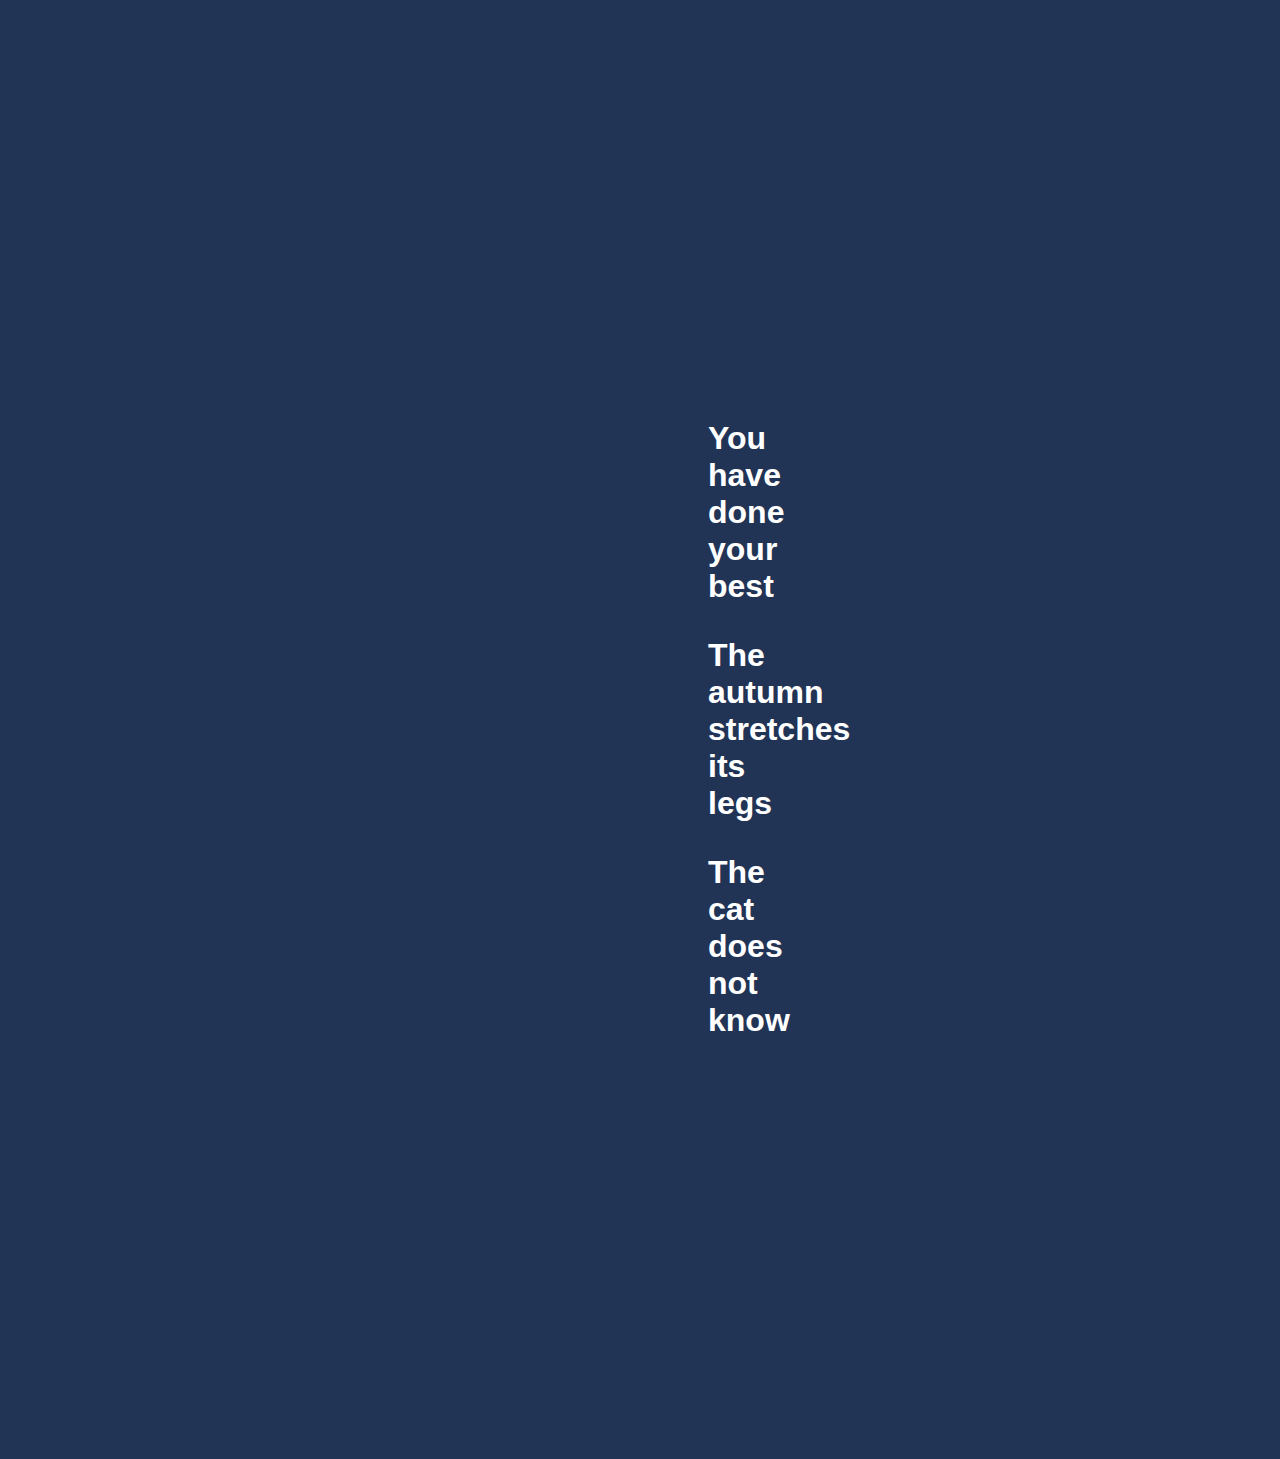
<file: Activities/haiku generator/index.html>
<!DOCTYPE html>
<html>
  <head>
    <meta charset="utf-8">
    <meta name="viewport" width=device-width, initial-scale=1.0, maximum-scale=1.0, user-scalable=0>

    <title>Haiku Generator!</title>

    <!-- CSS stylesheet(s) -->
    <link rel="stylesheet" type="text/css" href="css/style.css" />

    <!-- Library script(s) go here -->
  </head>

  <body>
    <section id = "haiku">
      <p id = "line-1"></p>
      <p id = "line-2"></p>
      <p id = "line-3"></p>
    </section>

    <!-- My script(s) -->
    <script src="js/script.js"></script>
  </body>

</html>
</file>
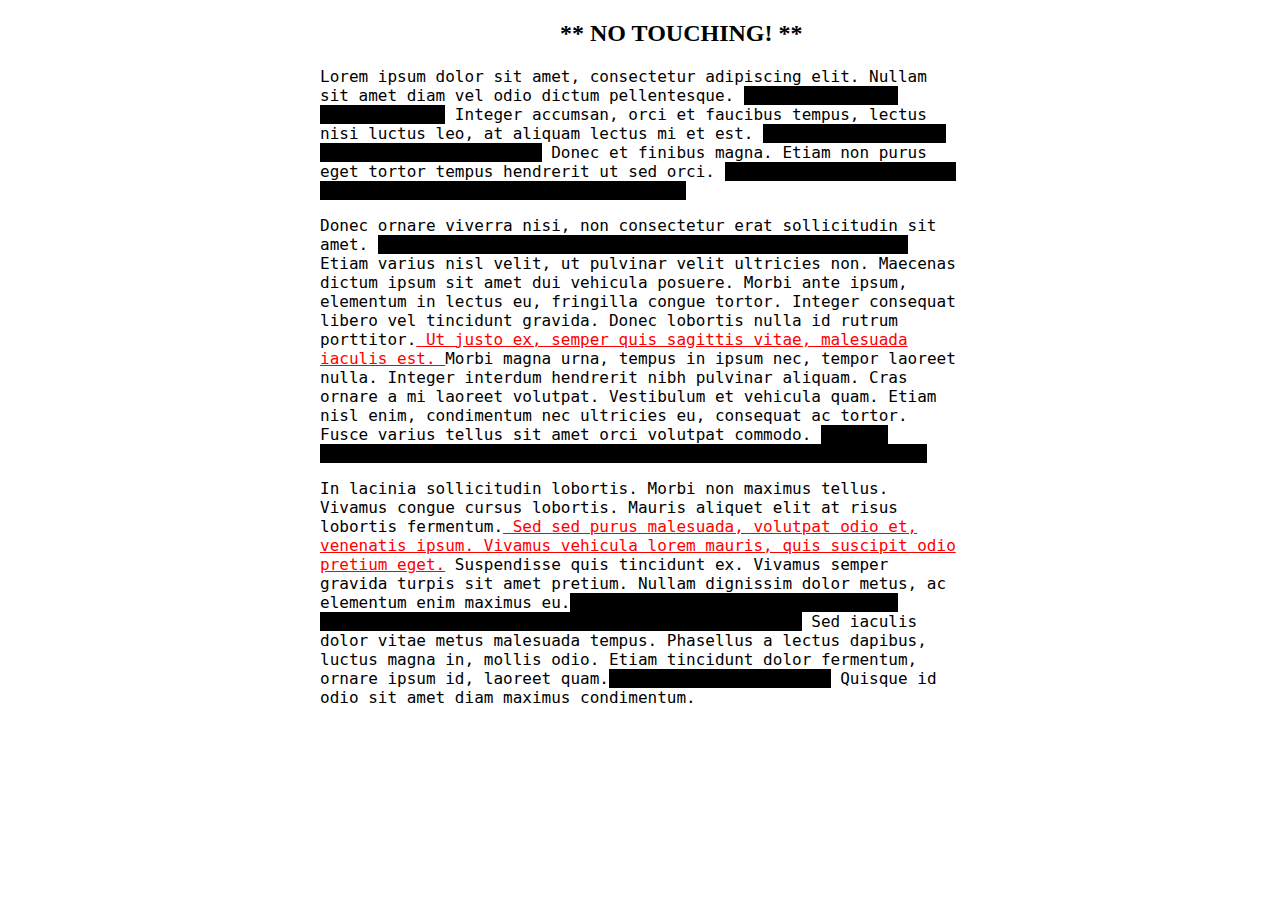
<file: Activities/raving-redactionist/index.html>
<!DOCTYPE html>
<html>
  <head>
    <meta charset="utf-8">
    <meta name="viewport" width=device-width, initial-scale=1.0, maximum-scale=1.0, user-scalable=0>

    <title>Raving Redactionist Plus Plus</title>

    <!-- CSS stylesheet(s) -->
    <link rel="stylesheet" type="text/css" href="css/style.css" />

    <script src="https://code.jquery.com/jquery-3.6.0.min.js" integrity="sha256-/xUj+3OJU5yExlq6GSYGSHk7tPXikynS7ogEvDej/m4=" crossorigin="anonymous"></script><!-- Library script(s) go here -->
  </head>

  <body>

<section id="secret-document">
<h2> ** NO TOUCHING! ** </h2>
<p>
  Lorem ipsum dolor sit amet, consectetur adipiscing elit. Nullam sit amet diam vel odio dictum pellentesque.
  <span class="top-secret redacted">Nunc consectetur rutrum porta.</span> Integer accumsan, orci et faucibus tempus, lectus nisi luctus leo, at aliquam
  lectus mi et est. <span class="top-secret redacted">Ut euismod arcu sit amet volutpat eleifend.</span> Donec et finibus magna. Etiam non purus eget tortor
  tempus hendrerit ut sed orci. <span class="top-secret redacted">In tellus nulla, egestas sit amet tempor a, tristique non nisl.</span>
</p>

<p>
  Donec ornare viverra nisi, non consectetur erat sollicitudin sit amet. <span class="top-secret redacted">Nam id lacus in turpis varius fringilla nec
  quis dolor.</span> Etiam varius nisl velit, ut pulvinar velit ultricies non. Maecenas dictum ipsum sit amet dui vehicula
  posuere. Morbi ante ipsum, elementum in lectus eu, fringilla congue tortor. Integer consequat libero vel tincidunt
  gravida. Donec lobortis nulla id rutrum porttitor.<span class="top-secret redacted"> Ut justo ex, semper quis sagittis vitae, malesuada iaculis est. </span>
  Morbi magna urna, tempus in ipsum nec, tempor laoreet nulla. Integer interdum hendrerit nibh pulvinar aliquam.
  Cras ornare a mi laoreet volutpat. Vestibulum et vehicula quam. Etiam nisl enim, condimentum nec ultricies eu,
  consequat ac tortor. Fusce varius tellus sit amet orci volutpat commodo. <span class="top-secret redacted">Integer pharetra purus non ipsum interdum, at imperdiet libero rhoncus. </span>
</p>

<p>
  In lacinia sollicitudin lobortis. Morbi non maximus tellus. Vivamus congue cursus lobortis.
  Mauris aliquet elit at risus lobortis fermentum.<span class="top-secret redacted"> Sed sed purus malesuada, volutpat odio et,
  venenatis ipsum. Vivamus vehicula lorem mauris, quis suscipit odio pretium eget.</span> Suspendisse
  quis tincidunt ex. Vivamus semper gravida turpis sit amet pretium. Nullam dignissim dolor metus,
  ac elementum enim maximus eu.<span class="top-secret redacted"> Pellentesque sodales non ipsum at dapibus. Ut et fringilla libero,
  at vulputate sem.</span> Sed iaculis dolor vitae metus malesuada tempus. Phasellus a lectus dapibus, luctus
  magna in, mollis odio. Etiam tincidunt dolor fermentum, ornare ipsum id, laoreet quam.<span class="top-secret redacted"> Aliquam erat
  volutpat.</span> Quisque id odio sit amet diam maximus condimentum.
</p>

</section>
    <!-- My script(s) -->
    <script src="js/script.js"></script>
  </body>

</html>
</file>
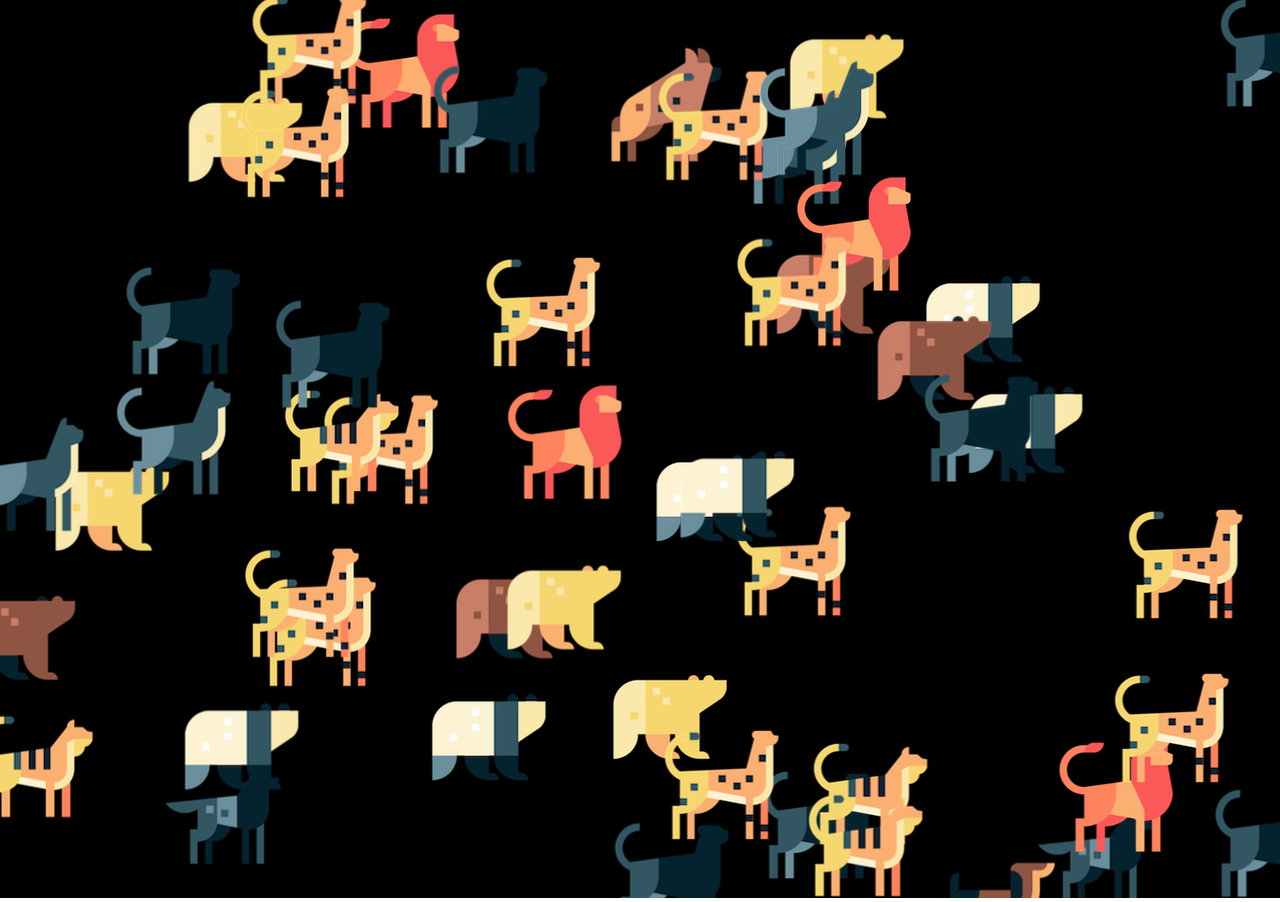
<file: Activities/Sausage Dog/index.html>
<!DOCTYPE html>
<html>
  <head>
    <meta charset="utf-8">
    <meta name="viewport" width=device-width, initial-scale=1.0, maximum-scale=1.0, user-scalable=0>

    <title>Sausage Dog</title>

    <!-- CSS stylesheet(s) -->
    <link rel="stylesheet" type="text/css" href="css/style.css" />

    <!-- Library script(s) -->
    <script src="js/libraries/p5.min.js"></script>
    <script src="js/libraries/p5.sound.min.js"></script>

    <!-- My script(s) -->
    <script src="js/Animal.js"></script>
    <script src="js/SausageDog.js"></script>
    <script src="js/script.js"></script>
  </head>

  <body>
    <!-- HTML would go here if needed. -->
  </body>

</html>
</file>
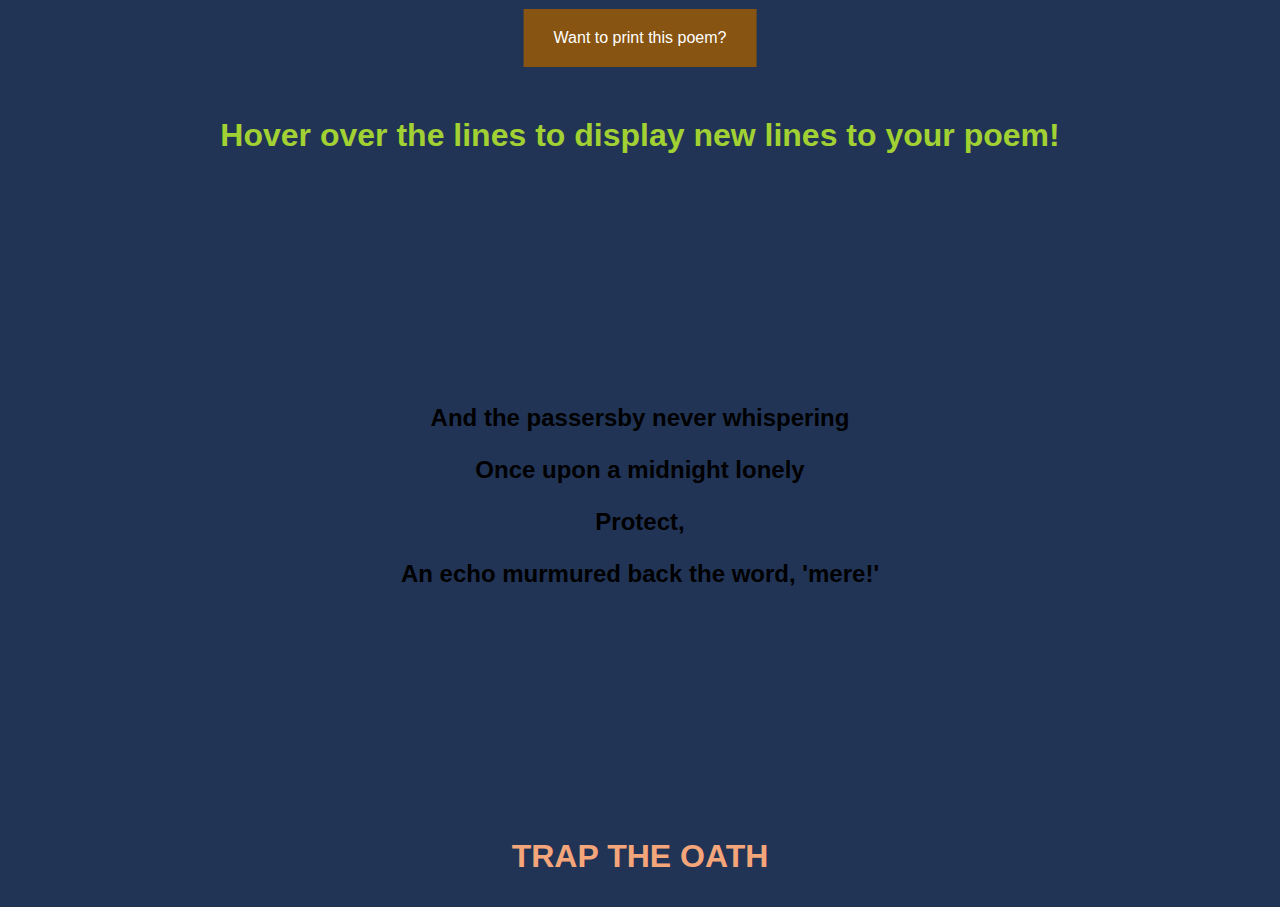
<file: Exercises/haiku generator-plus-plus/index.html>
<!DOCTYPE html>
<html>

<head>
  <meta charset="utf-8">
  <meta name="viewport" width=device-width, initial-scale=1.0, maximum-scale=1.0, user-scalable=0>

  <title>Haiku Generator-plus-plus!</title>

  <!-- CSS stylesheet(s) -->
  <link rel="stylesheet" type="text/css" href="css/style.css" />

  <!-- Library script(s) go here -->
</head>

<body>
  <button onclick="window.print()" id="button"> Want to print this poem? </button>
  <h1> Hover over the lines to display new lines to your poem!
  </h1>
  <section id="haiku">
    <p id="line-1"></p>
    <p id="line-2"></p>
    <p id="oneWord"></p>
    <p id="line-3"></p>
  </section>
  <section id="titleLine">
    <p id="title"></p>
  </section>
  <!-- My script(s) -->
  <script src="js/script.js"></script>
</body>

</html>
</file>
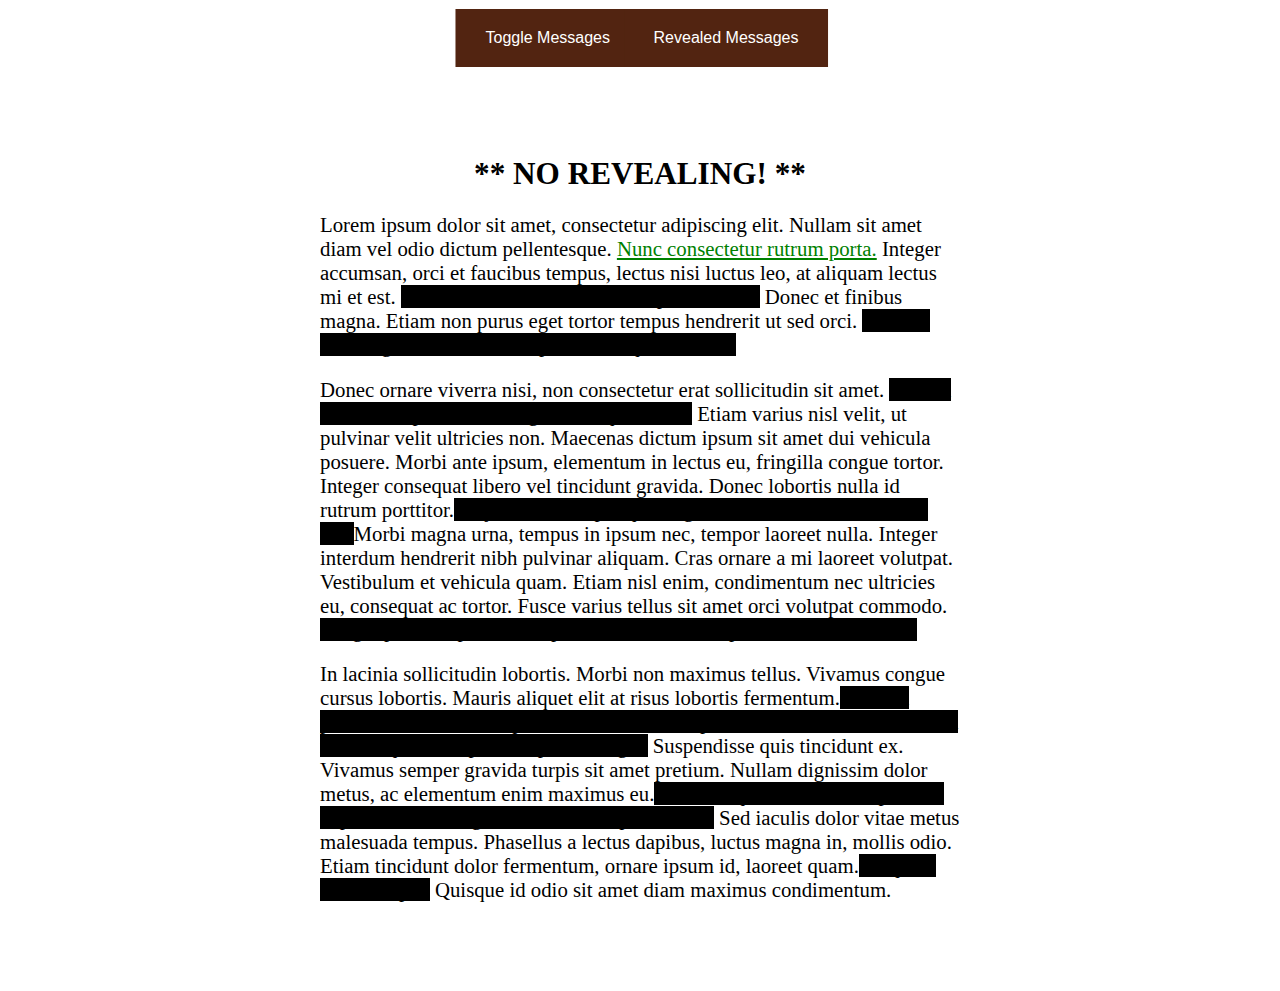
<file: Exercises/raving-redactionist-plus-plus/index.html>
<!DOCTYPE html>
<html>

<head>
  <meta charset="utf-8">
  <meta name="viewport" width=device-width, initial-scale=1.0, maximum-scale=1.0, user-scalable=0>

  <title>Raving Redactionist Plus Plus</title>

  <!-- CSS stylesheet(s) -->
  <link rel="stylesheet" type="text/css" href="css/style.css" />

  <script src="https://code.jquery.com/jquery-3.6.0.min.js" integrity="sha256-/xUj+3OJU5yExlq6GSYGSHk7tPXikynS7ogEvDej/m4=" crossorigin="anonymous"></script><!-- Library script(s) go here -->
</head>

<body>
  <div class="button-group">
  <button id="toggle"> Toggle Messages </button>
  <button id="totalShown"> Revealed Messages </button>
</div>
  <section id="secret-document">
    <h2> ** NO REVEALING! ** </h2>
    <p>
      Lorem ipsum dolor sit amet, consectetur adipiscing elit. Nullam sit amet diam vel odio dictum pellentesque.
      <span class="top-secret redacted">Nunc consectetur rutrum porta.</span> Integer accumsan, orci et faucibus tempus, lectus nisi luctus leo, at aliquam
      lectus mi et est. <span class="top-secret redacted">Ut euismod arcu sit amet volutpat eleifend.</span> Donec et finibus magna. Etiam non purus eget tortor
      tempus hendrerit ut sed orci. <span class="top-secret redacted">In tellus nulla, egestas sit amet tempor a, tristique non nisl.</span>
    </p>

    <p>
      Donec ornare viverra nisi, non consectetur erat sollicitudin sit amet. <span class="top-secret redacted">Nam id lacus in turpis varius fringilla nec
        quis dolor.</span> Etiam varius nisl velit, ut pulvinar velit ultricies non. Maecenas dictum ipsum sit amet dui vehicula
      posuere. Morbi ante ipsum, elementum in lectus eu, fringilla congue tortor. Integer consequat libero vel tincidunt
      gravida. Donec lobortis nulla id rutrum porttitor.<span class="top-secret redacted"> Ut justo ex, semper quis sagittis vitae, malesuada iaculis est. </span>
      Morbi magna urna, tempus in ipsum nec, tempor laoreet nulla. Integer interdum hendrerit nibh pulvinar aliquam.
      Cras ornare a mi laoreet volutpat. Vestibulum et vehicula quam. Etiam nisl enim, condimentum nec ultricies eu,
      consequat ac tortor. Fusce varius tellus sit amet orci volutpat commodo. <span class="top-secret redacted">Integer pharetra purus non ipsum interdum, at imperdiet libero rhoncus. </span>
    </p>

    <p>
      In lacinia sollicitudin lobortis. Morbi non maximus tellus. Vivamus congue cursus lobortis.
      Mauris aliquet elit at risus lobortis fermentum.<span class="top-secret redacted"> Sed sed purus malesuada, volutpat odio et,
        venenatis ipsum. Vivamus vehicula lorem mauris, quis suscipit odio pretium eget.</span> Suspendisse
      quis tincidunt ex. Vivamus semper gravida turpis sit amet pretium. Nullam dignissim dolor metus,
      ac elementum enim maximus eu.<span class="top-secret redacted"> Pellentesque sodales non ipsum at dapibus. Ut et fringilla libero,
        at vulputate sem.</span> Sed iaculis dolor vitae metus malesuada tempus. Phasellus a lectus dapibus, luctus
      magna in, mollis odio. Etiam tincidunt dolor fermentum, ornare ipsum id, laoreet quam.<span class="top-secret redacted"> Aliquam erat
        volutpat.</span> Quisque id odio sit amet diam maximus condimentum.
    </p>

  </section>
  <!-- My script(s) -->
  <script src="js/script.js"></script>
</body>

</html>
</file>
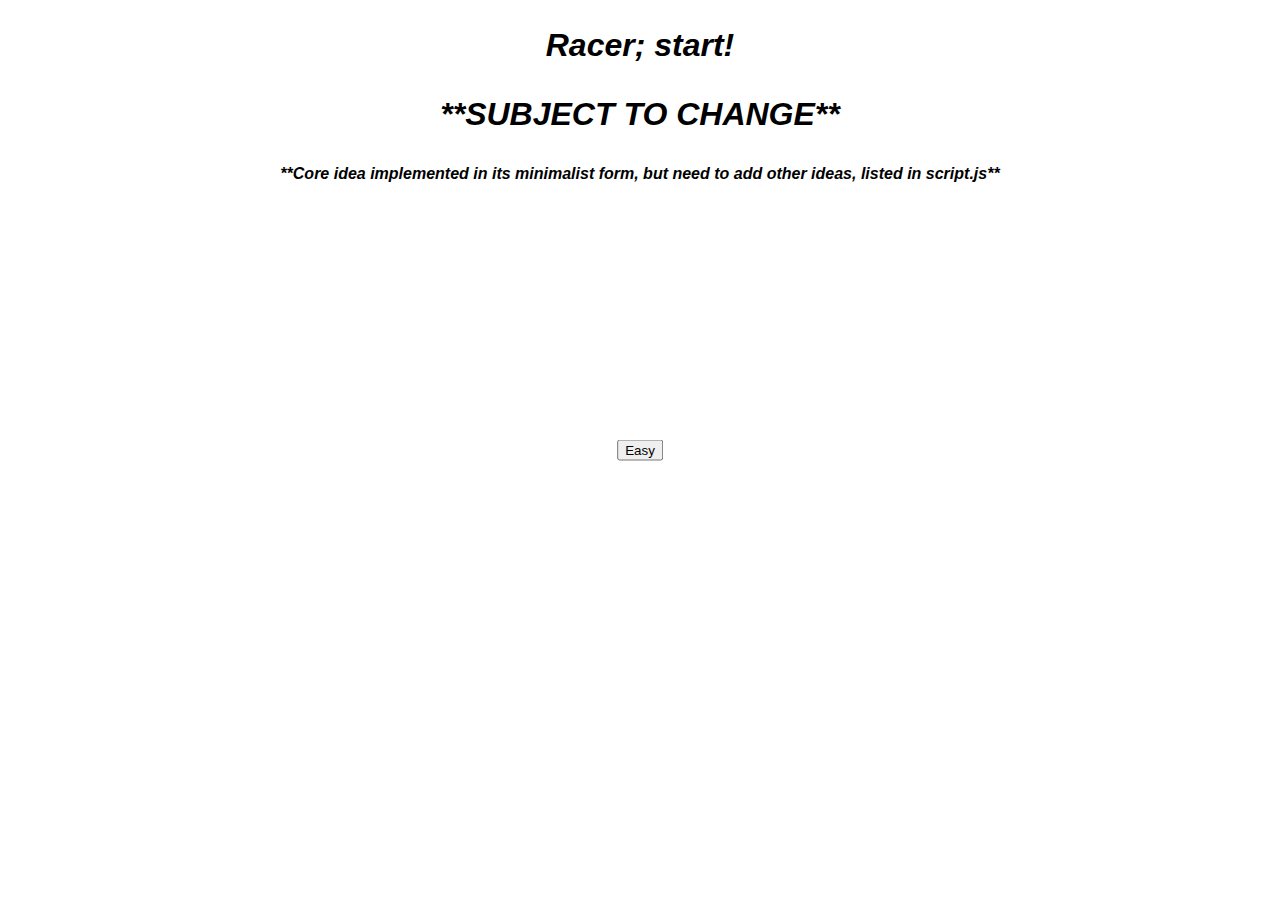
<file: Projects/Project2/prototype/prototype/index.html>
<!DOCTYPE html>
<html>

<head>
  <meta charset="utf-8">
  <meta name="viewport" width=device-width, initial-scale=1.0, maximum-scale=1.0, user-scalable=0>
  <title>Prototype!</title>
  <link rel="stylesheet" type="text/css" href="css/style.css" />
  <script src="https://code.jquery.com/jquery-3.6.0.min.js" integrity="sha256-/xUj+3OJU5yExlq6GSYGSHk7tPXikynS7ogEvDej/m4=" crossorigin="anonymous"></script>
</head>

<body>
  <h2>Racer; start!</h2>
  <h3>**SUBJECT TO CHANGE**</h3>
  <h4>**Core idea implemented in its minimalist form, but need to add other ideas, listed in script.js** </h4>
  <button id="btn-easy">Easy</button>
  <div id="easy-level"></div>
  <div id="random-sentences-easy"></div>
  <form>
    <input type="text" id="t-box" autofocus>
  </form>
  <script src="js/script.js"></script>
</body>

</html>
</file>
<file: Activities/haiku generator/css/style.css>
body {
  background-color: #213456;
}

#haiku {
  font-family: Helvetica, sans-serif;
  font-size: 2rem;
  font-weight: bold;
  color: white;
  padding: 380px 700px;
}
</file>
<file: Activities/raving-redactionist/css/style.css>
#secret-document {
  font-family: monospace;
  width: 50vw;
  margin: auto;
  font-size: 1rem;
}

h2 {
  font-family: cursive;
  width: 50vw;
  padding-left: 240px;
}

.redacted {
background-color: black;
user-select: none;
}

.revealed {
  color: red;
  text-decoration: underline;
}
</file>
<file: Activities/Sausage Dog/css/style.css>
/*********************************************

Here is a description of any special CSS used.
In this case it's just padding and margin to 0
and then centring the canvas (and anything else)
using the CSS Grid.

Also hides overflow.

**********************************************/

body {
  padding: 0;
  margin: 0;
  display: grid; /* Set up the grid and justify/align to center */
  justify-content: center;
  align-content: center;
  height: 100vh; /* Body is the height of the viewport */
  overflow: hidden; /* Hide anything that goes off the window size */
}
</file>
<file: Exercises/haiku generator-plus-plus/css/style.css>
body {
  background-color: #213456;
}

h1 {
  font-family: Helvetica, sans-serif;
  font-size: 2rem;
  font-weight: bold;
  color: #a1d132;
  text-align: center;
}

#button {
  background-color: #875411;
  border: none;
  color: white;
  padding: 20px 30px;
  margin-top: 30px;
  text-align: center;
  position: relative;
  font-size: 16px;
  top: 50%;
  left: 50%;
  cursor: pointer;
  transform: translate(-50%, -50%);
}

#titleLine {
  font-family: Helvetica, sans-serif;
  font-size: 2rem;
  font-weight: bold;
  color: #f5a57a;
  text-align: center;
  margin: -0px;
}

#haiku {
  font-family: Helvetica, sans-serif;
  font-size: 1.5rem;
  font-weight: bold;
  color: black;
  text-align: center;
  margin: 250px;
}
</file>
<file: Exercises/raving-redactionist-plus-plus/css/style.css>
#secret-document {
  font-family: fantasy;
  width: 50vw;
  margin: auto;
  font-size: 1.3rem;
  padding: 60px;
}
.button-group button {
  background-color: #522411;
 border: none;
 color: white;
 padding: 20px 30px;
 margin-top: 30px;
 text-align: center;
 position: relative;
 font-size: 16px;
 top: 50%;
 left: 50%;
 cursor: pointer;
 transform: translate(-100%, -50%);
}
h2 {
  font-family: fantasy;
  width: 50vw;
  margin: auto;
  text-align: center;
}

.redacted {
  background-color: black;
  user-select: none;
}

.revealed {
  color: green;
  text-decoration: underline;
}
</file>
<file: Projects/Project2/prototype/prototype/css/style.css>
#random-sentences-easy {
  font-family: cursive;
  text-align: center;
  float: bottom;
  margin-top: 100px;
  font-size: 2rem;
}

.start {
  background-color: #18abcc;
  text-decoration: underline;
}

.correct {
  background-color: #28f74a;
}

.incorrect {
  background-color: #ff002b;
}

input {
  width: 100%;
  height: 60px;
  font-size: 2rem;
  box-sizing: border-box;
  border: 5px solid #ccc;
  border-radius: 1px;
  background-color: #f8f8f8;
  margin-top: 300px;
}

h2 {
  font-family: sans-serif;
  font-weight: bold;
  font-style: italic;
  text-align: center;
  top: 60%;
  left: 60%;
  font-size: 2rem;
}

h3 {
  font-family: sans-serif;
  font-weight: bold;
  font-style: italic;
  text-align: center;
  top: 60%;
  left: 60%;
  font-size: 2rem;
}

h4 {
  font-family: sans-serif;
  font-weight: bold;
  font-style: italic;
  text-align: center;
  top: 60%;
  left: 60%;
  font-size: 1rem;
}

#easy-level {
  font-family: monospace;
  font-weight: bold;
  color: blue;
  text-align: center;
  float: bottom;
  margin-top: 100px;
  font-size: 2rem;
}

#btn-easy {
  margin: 0;
  position: absolute;
  top: 50%;
  left: 50%;
  -ms-transform: translate(-50%, -50%);
  transform: translate(-50%, -50%);
}
</file>
